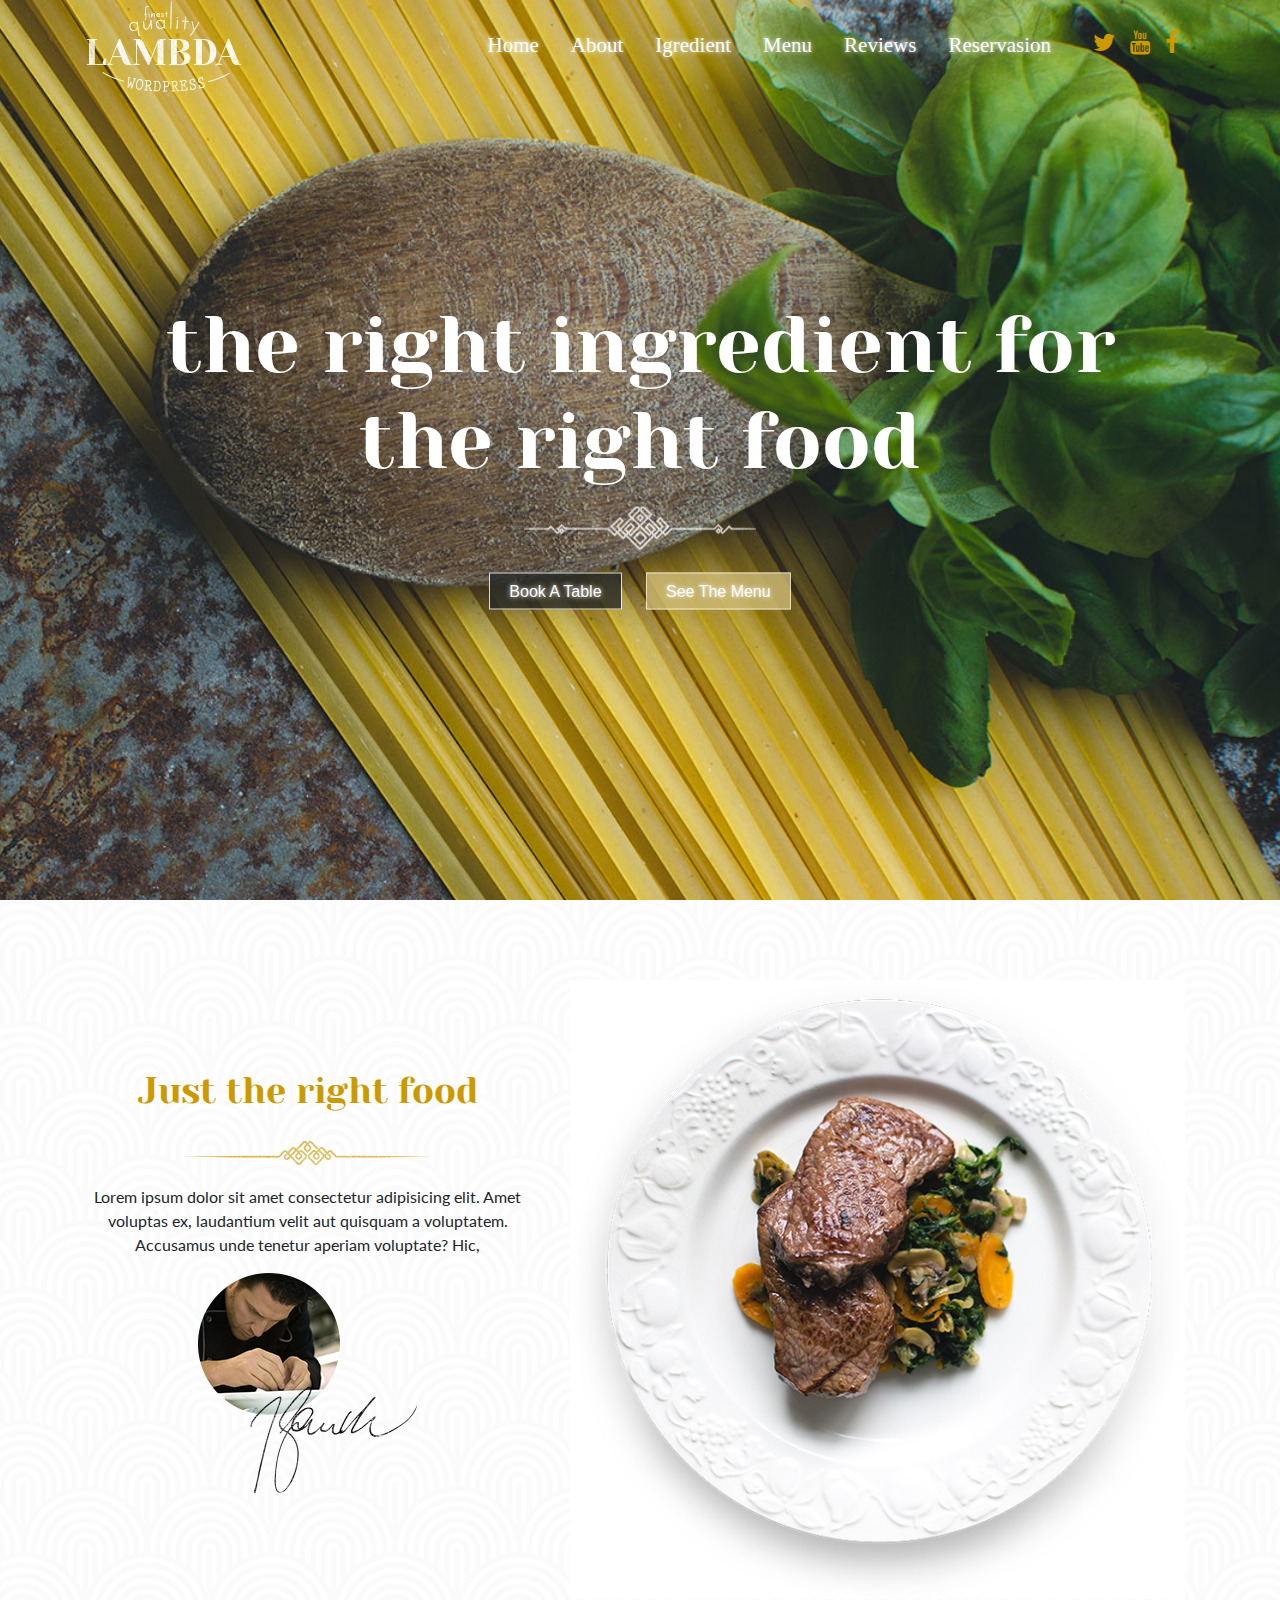
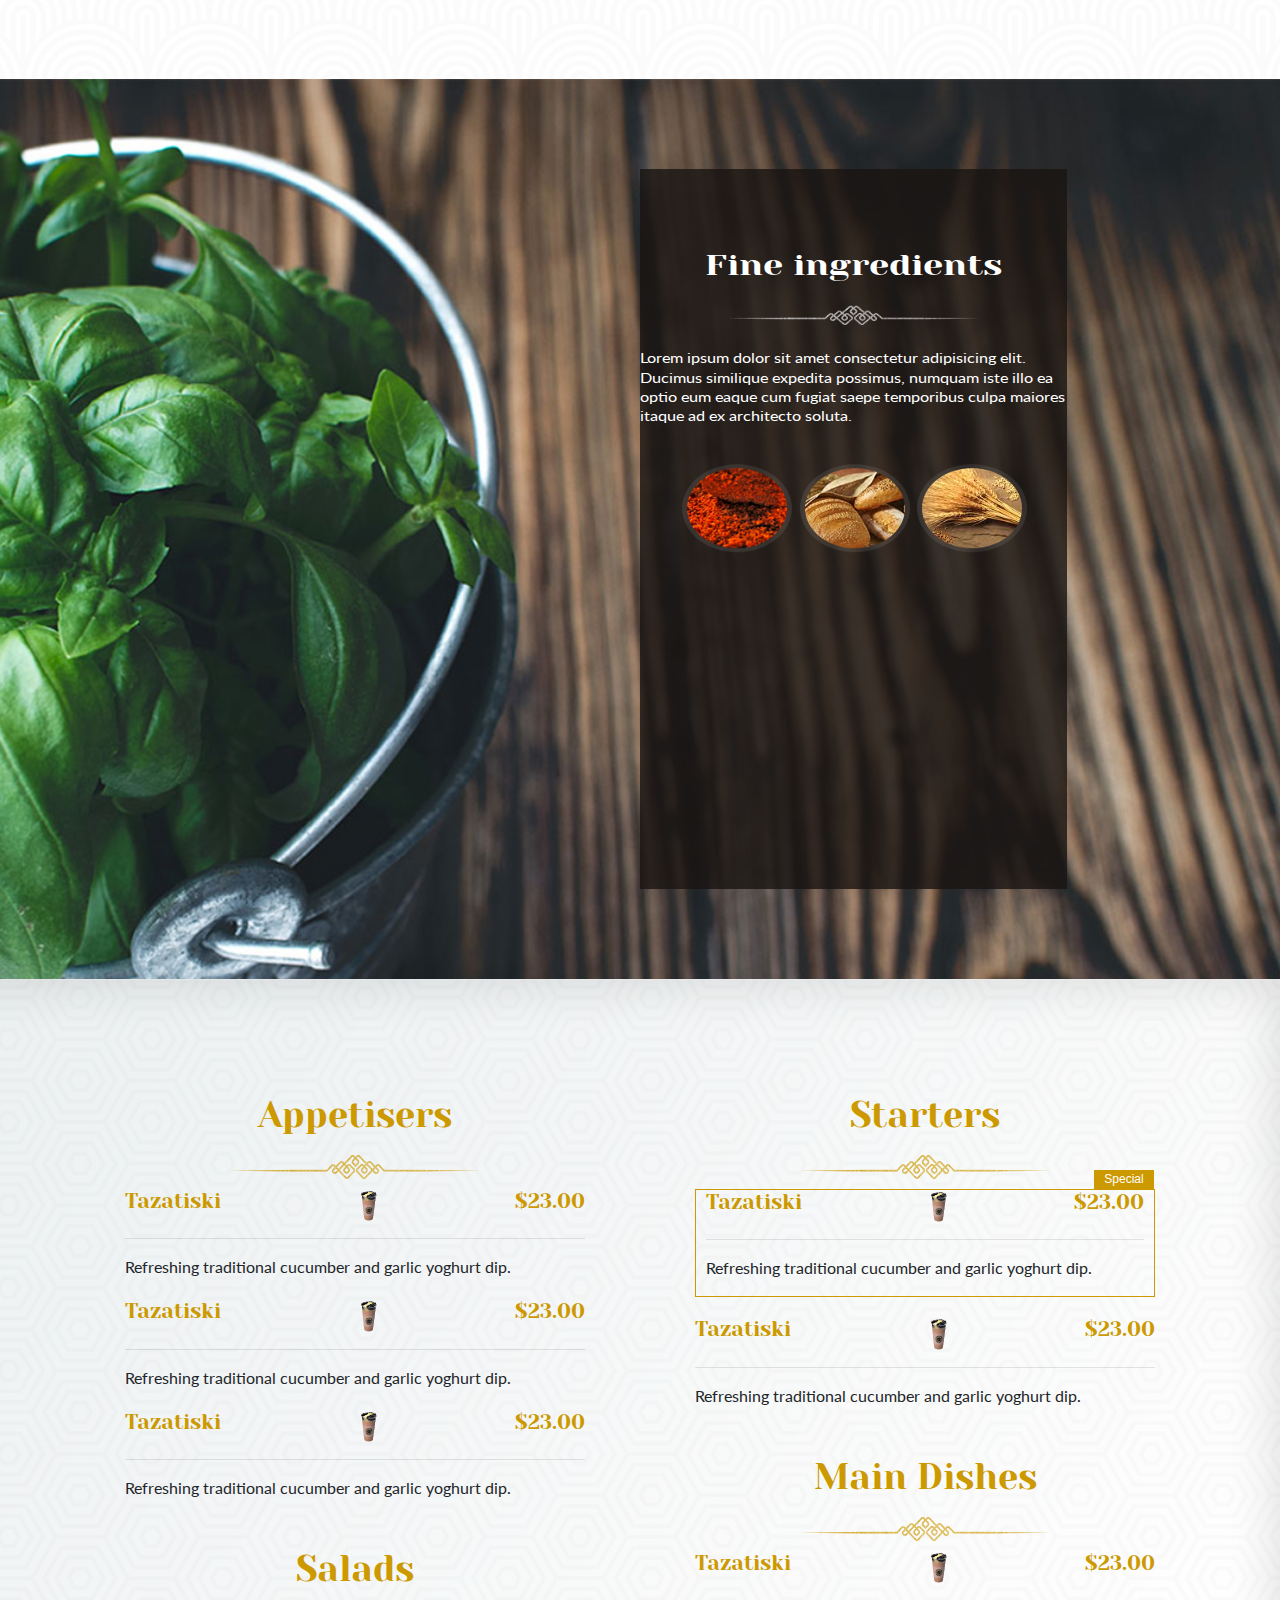
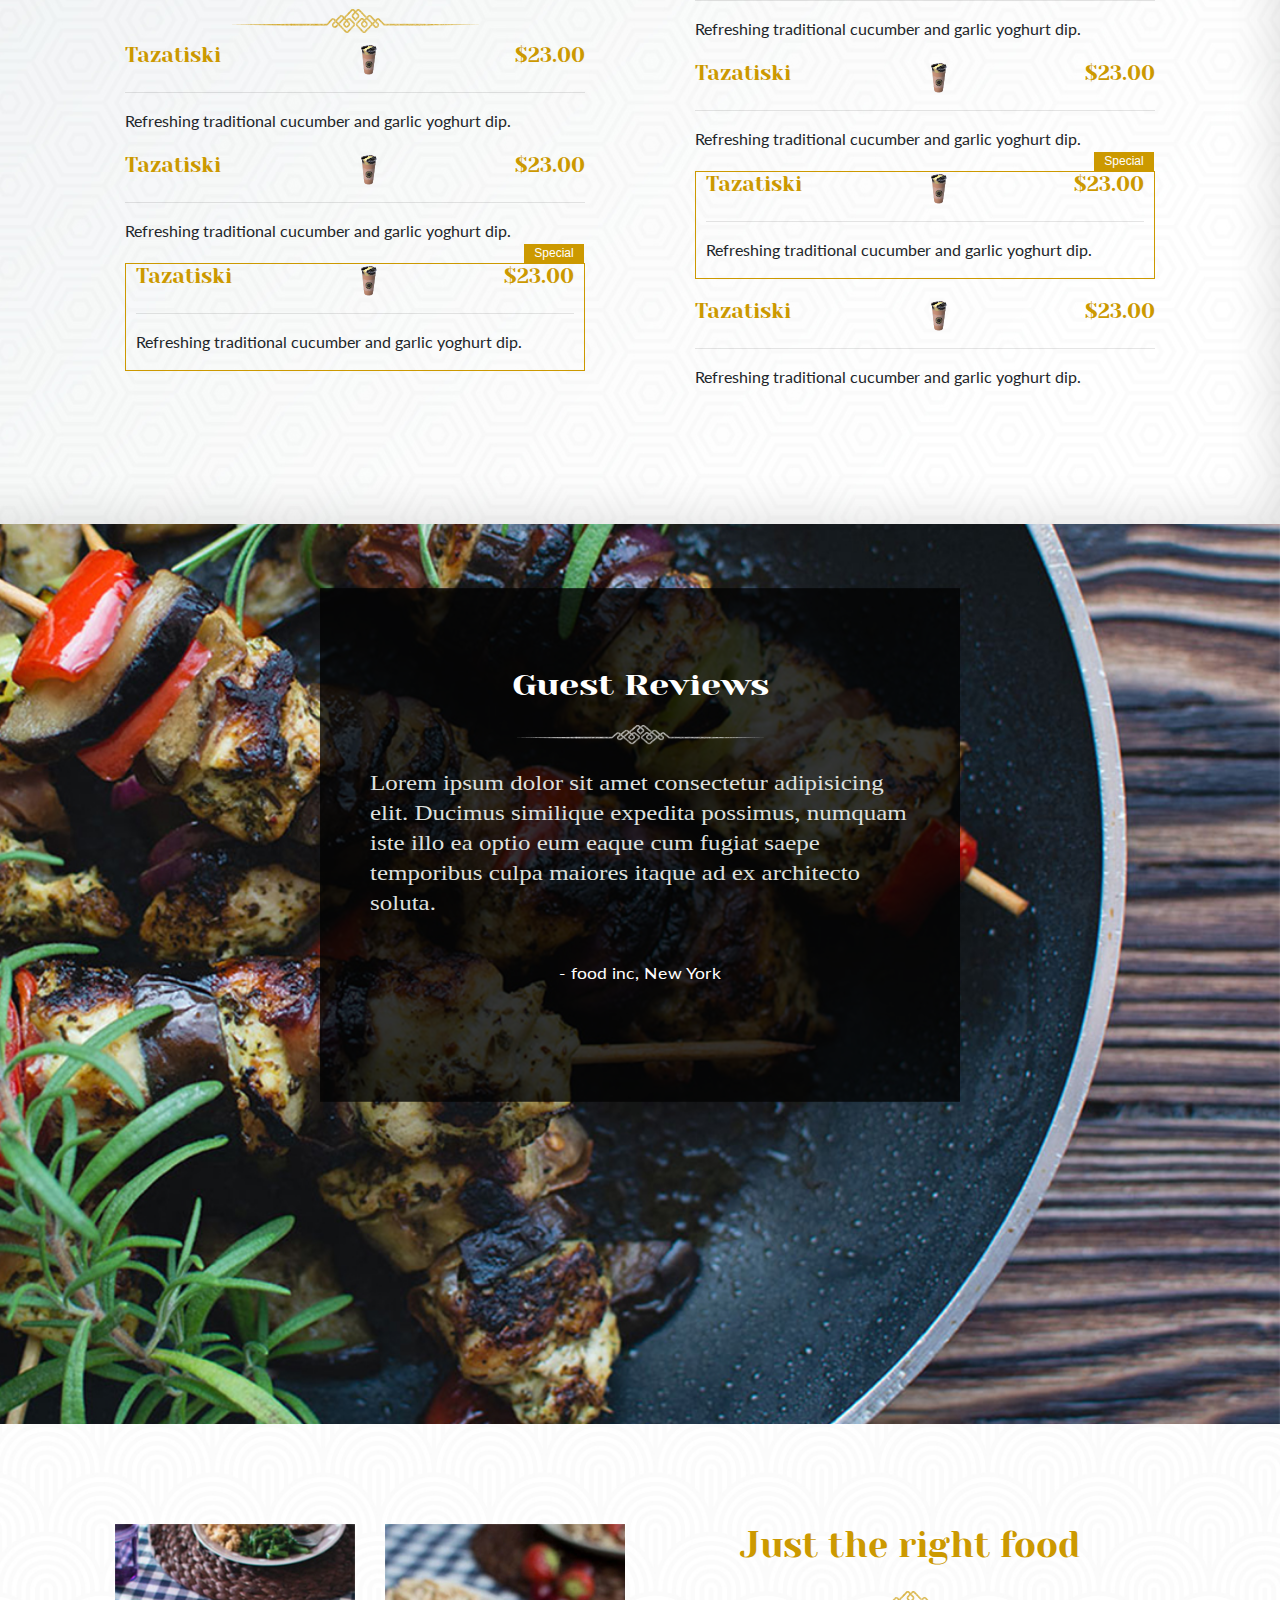
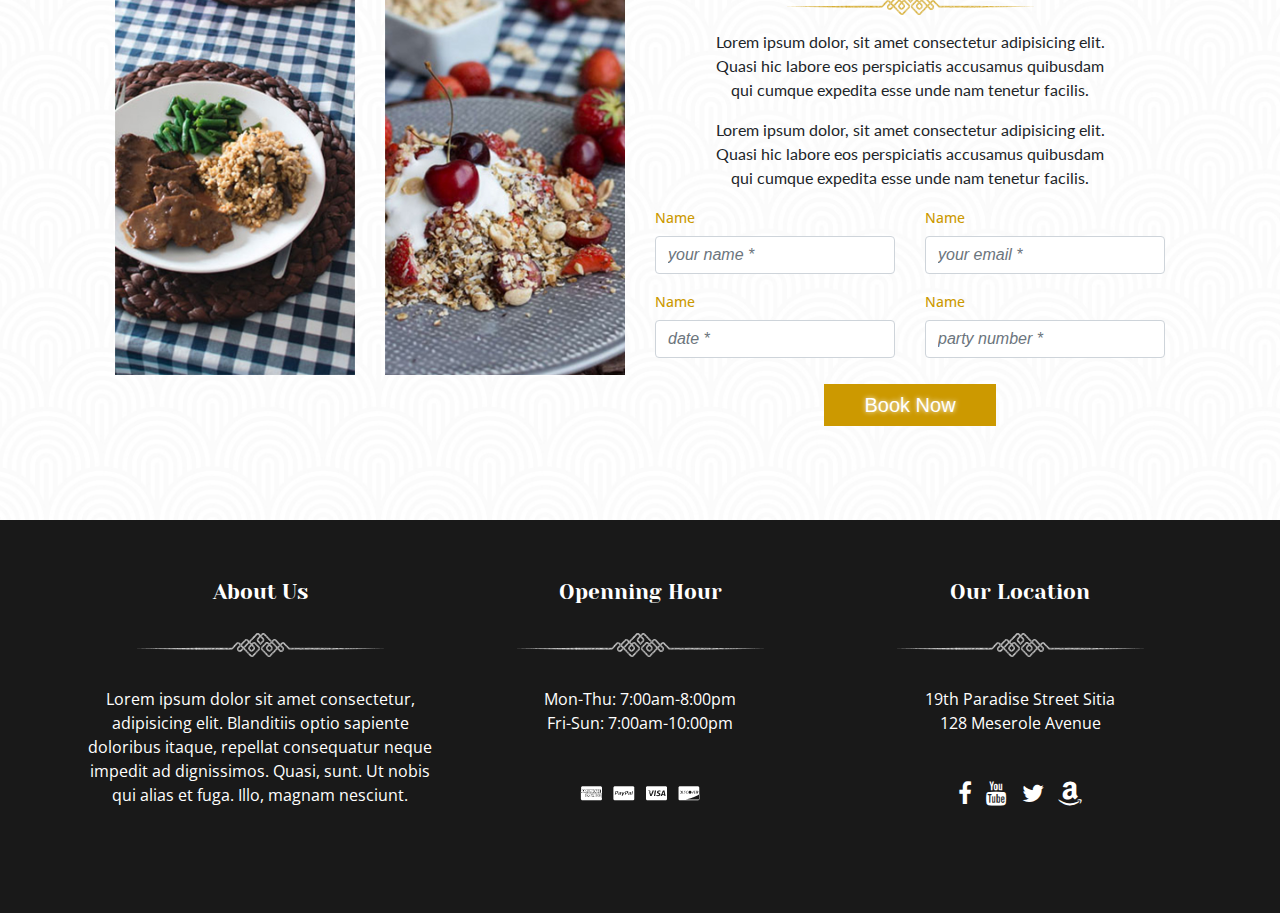
<file: index.html>
<!doctype html>
<html lang="en">
  <head>
    <title>Layout 2</title>
    <!-- Required meta tags -->
    <meta charset="utf-8">
    <meta name="viewport" content="width=device-width, initial-scale=1, shrink-to-fit=no">

    <!-- Bootstrap CSS -->
    <link href="https://fonts.googleapis.com/css?family=Gentium+Book+Basic|Lato|Open+Sans|Yeseva+One&display=swap" rel="stylesheet">
    <link rel="stylesheet" href="https://maxcdn.bootstrapcdn.com/font-awesome/4.7.0/css/font-awesome.min.css">
    <link rel="stylesheet" href="css/style.css">
    <link rel="stylesheet" href="css/responesive.css">
    <link rel="stylesheet" href="https://stackpath.bootstrapcdn.com/bootstrap/4.3.1/css/bootstrap.min.css" integrity="sha384-ggOyR0iXCbMQv3Xipma34MD+dH/1fQ784/j6cY/iJTQUOhcWr7x9JvoRxT2MZw1T" crossorigin="anonymous">
  </head>
  <body>
      <!-- header -->
    <header>
        <div class="header">
            <div class="container">
                <nav>
                    <div class="d-flex  justify-content-between navbar-expand-md">
                        <!-- flex-colum mb-3 align-items-center -->
                        <h5 class="my-0">
                            <img src="img/icon/logo_header.png" alt="">
                        </h5>
                        <button class="navbar-toggler d-lg-none" type="button" data-toggle="collapse" data-target="#collapsibleNavId" aria-controls="collapsibleNavId"
                            aria-expanded="false" aria-label="Toggle navigation">
                            <span class="fa fa-align-justify"></span>
                        </button>
                        <div class="collapse navbar-collapse" id="collapsibleNavId">
                            <ul class="navbar-nav ml-auto list-unstyled">
                                <!-- my-2 my-md-0 mr-md-3 -->
                                <li>
                                    <a href="#" class="nav-item px-3">Home</a>
                                </li>
                                <li>
                                    <a href="#" class="nav-item px-3">About</a>
                                </li>
                                <li>
                                    <a href="#" class="nav-item px-3">Igredient</a>
                                </li>
                                <li>
                                    <a href="#" class="nav-item px-3">Menu</a>
                                </li>
                                <li>
                                    <a href="#" class="nav-item px-3">Reviews</a>
                                </li>
                                <li>
                                    <a href="#" class="nav-item px-3">Reservasion</a>
                                </li>
                                <li  class="nav-item px-3">
                                    <i class="fa fa-twitter" aria-hidden="true"></i>
                                    <i class="fa fa-youtube" aria-hidden="true"></i>
                                    <i class="fa fa-facebook" aria-hidden="true"></i>
                                </li>
                            </ul>
                        </div>
                    </div>
                </nav>
                <div class="header__content">
                    <h1>the right ingredient for the right food</h1>
                    <img src="img/icon/logo1.png" alt="">
                    <div>
                        <a href="#">Book A Table</a>
                        <a href="#">See The Menu</a>
                    </div>
                </div>
            </div>
        </div>
    </header>
    <!-- Main -->
    <main>
        <div class="layer1">
            <div class="container">
                <div class="row">
                    <div class="col-12 col-md-5 col-sm-12">
                        <div class="layer1__left">
                            <div class="text-center">
                                <h1 class="title text_orange">Just the right food</h1>
                                <img src="img/icon/logo3.png" alt="" class="logo">
                                <p class="text">Lorem ipsum dolor sit amet consectetur adipisicing elit. Amet voluptas ex, laudantium velit aut quisquam a voluptatem. Accusamus unde tenetur aperiam voluptate? Hic, </p>
                                <img src="img/icon/logo2.png" alt="">
                            </div>
                        </div>
                    </div>
                    <div class="col-12 col-md-7 mobile">
                        <div class="layer1__right">
                            <img src="img/sanpham/box1.jpg" alt="">
                        </div>
                    </div>
                </div>
            </div>
        </div>
        <!-- Layer2 -->
        <div class="layer2">
            <div class="layer2__box">
                <div>
                    <h1 class="title text_white">Fine ingredients</h1>
                    <img src="img/icon/logo4.png" alt="" class ="icon">
                    <p class="text">Lorem ipsum dolor sit amet consectetur adipisicing elit. Ducimus similique expedita possimus, numquam iste illo ea optio eum eaque cum fugiat saepe temporibus culpa maiores itaque ad ex architecto soluta.</p>
                    <div class="img__Box">
                        <img src="img/icon/1.png" alt="">
                        <img src="img/icon/2.png" alt="">
                        <img src="img/icon/3.png" alt="">
                    </div>
                </div>
            </div>
        </div>
        <!-- End Layer2 -->
        <!-- Layer3 -->
        <div class="layer3">
            <div class="container">
                <div class="row">
                    <div class="col col-md-6">
                        <div class="text-center layer3--padding">
                            <!-- Muc Thu Nhat -->
                            <h1 class="title text_orange">Appetisers</h1>
                            <img src="img/icon/logo3.png" alt="" class="icon">
                            
                            <div>
                                <div class="d-flex justify-content-between">
                                    <h3 class="title_name">Tazatiski</h3>
                                    <img src="img/sanpham/2.png" alt="" class="product">
                                    <h3 class="title_price">$23.00</h3>
                                </div>
                                <hr>
                                <p class="text">Refreshing traditional cucumber and garlic yoghurt dip.</p>
                            </div>
                            <div>
                                <div class="d-flex justify-content-between">
                                    <h3 class="title_name">Tazatiski</h3>
                                    <img src="img/sanpham/2.png" alt="" class="product">
                                    <h3 class="title_price">$23.00</h3>
                                </div>
                                <hr>
                                <p class="text">Refreshing traditional cucumber and garlic yoghurt dip.</p>
                            </div>
                            <div>
                                <div class="d-flex justify-content-between">
                                    <h3 class="title_name">Tazatiski</h3>
                                    <img src="img/sanpham/2.png" alt="" class="product">
                                    <h3 class="title_price">$23.00</h3>
                                </div>
                                <hr>
                                <p class="text">Refreshing traditional cucumber and garlic yoghurt dip.</p>
                            </div>
                            <!-- Muc Thu 2 -->
                            <h1 class="title mt-5 text_orange">Salads</h1>
                            <img src="img/icon/logo3.png" alt="" class="icon">
                            
                            <div>
                                <div class="d-flex justify-content-between">
                                    <h3 class="title_name">Tazatiski</h3>
                                    <img src="img/sanpham/2.png" alt="" class="product">
                                    <h3 class="title_price">$23.00</h3>
                                </div>
                                <hr>
                                <p class="text">Refreshing traditional cucumber and garlic yoghurt dip.</p>
                            </div>
                            <div>
                                <div class="d-flex justify-content-between">
                                    <h3 class="title_name">Tazatiski</h3>
                                    <img src="img/sanpham/2.png" alt="" class="product">
                                    <h3 class="title_price">$23.00</h3>
                                </div>
                                <hr>
                                <p class="text">Refreshing traditional cucumber and garlic yoghurt dip.</p>
                            </div>
                            <div class="special">
                                <div class="d-flex justify-content-between">
                                    <h3 class="title_name">Tazatiski</h3>
                                    <img src="img/sanpham/2.png" alt="" class="product">
                                    <h3 class="title_price">$23.00</h3>
                                </div>
                                <hr>
                                <p class="text">Refreshing traditional cucumber and garlic yoghurt dip.</p>
                            </div>
                        </div>
                    </div>
                    <!-- Khoi Thu 2 -->
                    <div class="col col-md-6">
                        <div class="text-center layer3--padding">
                            <!-- Muc Thu Nhat -->
                            <h1 class="title text_orange">Starters</h1>
                            <img src="img/icon/logo3.png" alt="" class="icon">
                            
                            <div class="special">
                                <div class="d-flex justify-content-between">
                                    <h3 class="title_name">Tazatiski</h3>
                                    <img src="img/sanpham/2.png" alt="" class="product">
                                    <h3 class="title_price">$23.00</h3>
                                </div>
                                <hr>
                                <p class="text">Refreshing traditional cucumber and garlic yoghurt dip.</p>
                            </div>
                            <div>
                                <div class="d-flex justify-content-between">
                                    <h3 class="title_name">Tazatiski</h3>
                                    <img src="img/sanpham/2.png" alt="" class="product">
                                    <h3 class="title_price">$23.00</h3>
                                </div>
                                <hr>
                                <p class="text">Refreshing traditional cucumber and garlic yoghurt dip.</p>
                            </div>
                            <!-- Muc Thu 2 -->
                            <h1 class="title mt-5 text_orange">Main Dishes</h1>
                            <img src="img/icon/logo3.png" alt="" class="icon">
                            
                            <div>
                                <div class="d-flex justify-content-between">
                                    <h3 class="title_name">Tazatiski</h3>
                                    <img src="img/sanpham/2.png" alt="" class="product">
                                    <h3 class="title_price">$23.00</h3>
                                </div>
                                <hr>
                                <p class="text">Refreshing traditional cucumber and garlic yoghurt dip.</p>
                            </div>
                            <div>
                                <div class="d-flex justify-content-between">
                                    <h3 class="title_name">Tazatiski</h3>
                                    <img src="img/sanpham/2.png" alt="" class="product">
                                    <h3 class="title_price">$23.00</h3>
                                </div>
                                <hr>
                                <p class="text">Refreshing traditional cucumber and garlic yoghurt dip.</p>
                            </div>
                            <div  class="special">
                                <div class="d-flex justify-content-between">
                                    <h3 class="title_name">Tazatiski</h3>
                                    <img src="img/sanpham/2.png" alt="" class="product">
                                    <h3 class="title_price">$23.00</h3>
                                </div>
                                <hr>
                                <p class="text">Refreshing traditional cucumber and garlic yoghurt dip.</p>
                            </div>
                            <div>
                                <div class="d-flex justify-content-between">
                                    <h3 class="title_name">Tazatiski</h3>
                                    <img src="img/sanpham/2.png" alt="" class="product">
                                    <h3 class="title_price">$23.00</h3>
                                </div>
                                <hr>
                                <p class="text">Refreshing traditional cucumber and garlic yoghurt dip.</p>
                            </div>
                        </div>
                    </div>
                </div>
            </div>
        </div>
        <!-- Layer4 -->
        <div class="layer4">
            <div class="layer4__box">
                <div>
                    <h1 class="title text_white">Guest Reviews</h1>
                    <img src="img/icon/logo4.png" alt="" class ="icon">
                    <p class="text_big">Lorem ipsum dolor sit amet consectetur adipisicing elit. Ducimus similique expedita possimus, numquam iste illo ea optio eum eaque cum fugiat saepe temporibus culpa maiores itaque ad ex architecto soluta.</p>
                    <p class="text_small">- food inc, New York</p>
                </div>
            </div>
        </div>
        <!-- Layer5 -->
        <div class="layer5">
            <div class="container">
                <div class="row">
                    <div class="col col-lg-6 col-md-12">
                        <div class="row layer5__left ">
                            <div class="col col-md-6 col-sm-6">
                                
                                    <img src="img/sanpham/sp1.jpg" alt="">
                                
                            </div>
                            <div class="col col-md-6 col-sm-6">
                            
                                    <img src="img/sanpham/sp2.jpg" alt="">
                                
                            </div>
                        </div>
                    </div>
                    <div class="col col-lg-6 col-md-12">
                        <div class="layer5__right layer5--padding">
                            <div class="text-center">
                                <h1 class="title text_orange">Just the right food</h1>
                                <img src="img/icon/logo3.png" alt="" class="icon">
                                <p class="text">Lorem ipsum dolor, sit amet consectetur adipisicing elit. Quasi hic labore eos perspiciatis accusamus quibusdam qui cumque expedita esse unde nam tenetur facilis. </p>
                                <p class="text">Lorem ipsum dolor, sit amet consectetur adipisicing elit. Quasi hic labore eos perspiciatis accusamus quibusdam qui cumque expedita esse unde nam tenetur facilis.</p>
                            </div>
                        </div>
                        <div class="mx-auto">
                            <form>
                                <div class="row d-flex justify-content-around">
                                    <div class="col col-md-6 col-sm-12 ">
                                        <div class="form-group">
                                            <label>Name</label>
                                            <input type="text"
                                              class="form-control" name="" id="" aria-describedby="helpId" placeholder="your name *">
                                            
                                          </div>
                                    </div>
                                    <div class="col col-md-6 col-sm-12 ">
                                        <div class="form-group">
                                            <label for="">Name</label>
                                            <input type="text"
                                              class="form-control" name="" id="" aria-describedby="helpId" placeholder="your email *">
                                            
                                          </div>
                                    </div>
                                    <div class="col col-md-6 col-sm-12">
                                        <div class="form-group">
                                            <label for="">Name</label>
                                            <input type="text"
                                              class="form-control" name="" id="" aria-describedby="helpId" placeholder="date *">
                                            
                                          </div>
                                    </div>
                                    <div class="col col-md-6 col-sm-12 ">
                                        <div class="form-group">
                                            <label for="">Name</label>
                                            <input type="text"
                                              class="form-control" name="" id="" aria-describedby="helpId" placeholder="party number *">
                                            
                                          </div>
                                    </div>

                                    <div class="text-center align-seft-end mt-3">
                                        <a href="" class="btn__mid">Book Now</a>
                                    </div>

                                </div>
                            </form>
                        </div>
                    </div>
                </div>
            </div>
        </div>

    </main>
    <!-- Footer -->
    <footer>
        <div class="container">
            <div class="row ">
                <div class="col-md-4">
                    <div class="text-center">
                        <h3 class="title_name">About Us</h3>
                        <img src="img/icon/logo4.png" alt="" class="icon">
                        <p class="text">Lorem ipsum dolor sit amet consectetur, adipisicing elit. Blanditiis optio sapiente doloribus itaque, repellat consequatur neque impedit ad dignissimos. Quasi, sunt. Ut nobis qui alias et fuga. Illo, magnam nesciunt.</p>
                    </div>
                </div>
                <div class="col-md-4">
                    <div class="text-center">
                        <h3 class="title_name">Openning Hour</h3>
                        <img src="img/icon/logo4.png" alt="" class="icon">
                        <p class="text">Mon-Thu: 7:00am-8:00pm <br>Fri-Sun: 7:00am-10:00pm
                        </p>
                        <img src="img/icon/5.png" alt="">
                    </div>
                </div>
                <div class="col-md-4">
                    <div class="text-center">
                        <h3 class="title_name">Our Location</h3>
                        <img src="img/icon/logo4.png" alt="" class="icon">
                        <p class="text">19th Paradise Street Sitia
                          <br>  128 Meserole Avenue</p>
                        <div>
                            <i class="fa fa-facebook" aria-hidden="true"></i>
                            <i class="fa fa-youtube" aria-hidden="true"></i>
                            <i class="fa fa-twitter" aria-hidden="true"></i>
                            <i class="fa fa-amazon" aria-hidden="true"></i>
                        </div>
                    </div>
                </div>
            </div>
        </div>
    </footer>
    <!-- Optional JavaScript -->
    <!-- jQuery first, then Popper.js, then Bootstrap JS -->
    <script src="https://code.jquery.com/jquery-3.3.1.slim.min.js" integrity="sha384-q8i/X+965DzO0rT7abK41JStQIAqVgRVzpbzo5smXKp4YfRvH+8abtTE1Pi6jizo" crossorigin="anonymous"></script>
    <script src="https://cdnjs.cloudflare.com/ajax/libs/popper.js/1.14.7/umd/popper.min.js" integrity="sha384-UO2eT0CpHqdSJQ6hJty5KVphtPhzWj9WO1clHTMGa3JDZwrnQq4sF86dIHNDz0W1" crossorigin="anonymous"></script>
    <script src="https://stackpath.bootstrapcdn.com/bootstrap/4.3.1/js/bootstrap.min.js" integrity="sha384-JjSmVgyd0p3pXB1rRibZUAYoIIy6OrQ6VrjIEaFf/nJGzIxFDsf4x0xIM+B07jRM" crossorigin="anonymous"></script>
  </body>
</html>
</file>
<file: css/style.css>
* {
  margin: 0;
  padding: 0;
}

body {
  max-width: 100%;
  width: 100%;
  margin: 0 auto;
}
body a {
  text-decoration: none;
}
body h1.title {
  font-size: 36px;
  font-family: "Yeseva One", cursive;
}
body h1.text_white {
  color: #ffffff;
}
body h1.text_orange {
  color: #cc9900;
}
body p.text {
  font-family: "Lato", sans-serif;
}

.header {
  position: relative;
  max-width: 100%;
  min-height: 100vh;
  height: auto;
  background: url(./../img/sanpham/Bg.jpg);
  background-size: cover;
  background-position: 100% 100%;
  background-repeat: no-repeat;
}
.header a.nav-item {
  position: relative;
  font-size: 21px;
  color: #ffffff;
  font-weight: 500;
  font-style: bold;
  text-shadow: 0 0 5px #fff;
  font-family: "Gentium Book Basic", serif;
}
.header a.nav-item:before {
  content: "";
  position: absolute;
  top: 0;
  left: 0;
  width: 100%;
  height: 100%;
  background: linear-gradient(to top, transparent, transparent, red);
  opacity: 0;
  transition: 0.3s;
}
.header a.nav-item:focus {
  border-top: 2px solid #fff;
  padding-top: 20px;
  transition: 0.4s;
  color: lime;
}
.header a.nav-item:focus:before {
  opacity: 1;
  transition-delay: 0.3s;
}
.header i.fa {
  color: #cc9900;
  padding-left: 10px;
  font-size: 1.5em;
}
.header__content {
  position: absolute;
  top: 50%;
  left: 50%;
  width: 80%;
  margin: auto;
  transform: translate(-50%, -50%);
  text-align: center;
}
.header__content h1 {
  color: #ffffff;
  font-size: 5em;
  text-align: unset;
  word-wrap: break-word;
  font-family: "Yeseva One", cursive;
}
.header__content img {
  padding: 10px 0;
  margin-bottom: 20px;
}
.header__content div a {
  position: relative;
  padding: 10px 20px;
  color: #ffffff;
  font-weight: 500;
  margin: 10px;
  text-shadow: 0 0 5px #fff;
}
.header__content div a:nth-child(1):before, .header__content div a:nth-child(2):before {
  content: "";
  position: absolute;
  top: 0;
  left: 0;
  width: 100%;
  height: 100%;
  z-index: -1;
}
.header__content div a:nth-child(1):before {
  background: #262828;
  border: 1px solid #fff;
  opacity: 0.8;
}
.header__content div a:nth-child(2):before {
  background: #cebb76;
  border: 1px solid #fff;
  opacity: 0.8;
}

.layer1 {
  width: 100%;
  background: url(./../img/sanpham/bg1.jpg) no-repeat;
  background-size: cover;
  background-position: 100% 100%;
  padding: 70px 0;
}
.layer1__left {
  padding-top: 100px;
}
.layer1__left .title {
  font-size: 36px;
  color: #cc9900;
}
.layer1__left img.logo {
  margin: 20px 0;
}
.layer1__right {
  width: 100%;
  height: 100%;
  padding: 10px;
}
.layer1__right img {
  width: 100%;
  height: 100%;
  background-size: cover;
  background-position: 100% 100%;
}

.layer2 {
  position: relative;
  width: 100%;
  min-height: 100vh;
  background: url(./../img/sanpham/bg2.jpg);
  background-size: cover;
  background-position: 100% 100%;
}
.layer2__box {
  position: absolute;
  top: 0;
  left: 50%;
  width: 33.33%;
  height: 100%;
  text-align: center;
  transform: scaleY(0.8);
}
.layer2__box > div {
  padding: 100px 0;
}
.layer2__box > div img.icon {
  padding: 20px;
}
.layer2__box > div p.text {
  font-size: 16px;
  color: #ffffff;
  padding-top: 10px;
  padding-bottom: 30px;
  text-align: left;
}
.layer2__box::before {
  content: "";
  position: absolute;
  top: 0;
  left: 0;
  width: 100%;
  height: 100%;
  background: #191411;
  z-index: -1;
  opacity: 0.8;
}

.layer3 {
  padding: 75px 0;
  width: 100%;
  background: url(./../img/sanpham/bg6.jpg);
  background-size: cover;
  background-position: 100% 100%;
}
.layer3--padding {
  padding: 40px;
}
.layer3--padding img.icon {
  padding: 10px 0;
}
.layer3--padding > div {
  margin-bottom: 20px;
}
.layer3--padding h3.title_name, .layer3--padding h3.title_price {
  font-size: 21px;
  font-family: "Yeseva One", cursive;
  color: #cc9900;
}
.layer3--padding img.product {
  width: 30px;
}
.layer3--padding p.text {
  font-size: 16px;
  text-align: left;
}
.layer3--padding .special {
  border: 1px solid #cc9900;
  padding: 0 10px;
  position: relative;
}
.layer3--padding .special:before {
  content: "Special";
  position: absolute;
  top: -20px;
  right: 0;
  width: 60px;
  height: 20px;
  background: #cc9900;
  text-align: center;
  font-size: 12px;
  color: #ffffff;
}

.layer4 {
  position: relative;
  width: 100%;
  min-height: 100vh;
  background: url(./../img/sanpham/bg7.jpg) no-repeat;
  background-size: cover;
  background-position: 100% 100%;
}
.layer4__box {
  padding: 100px 0;
  width: 50%;
  height: 100%;
  margin: auto;
  text-align: center;
  transform: scaleY(0.8);
}
.layer4__box > div {
  padding: 0 50px;
}
.layer4__box > div img.icon {
  padding: 20px;
}
.layer4__box > div p.text_big {
  font-size: 25px;
  font-family: "Gentium Book Basic", serif;
  color: #dde0df;
  padding-top: 10px;
  padding-bottom: 30px;
  text-align: left;
}
.layer4__box > div p.text_small {
  font-size: 18px;
  color: #ffffff;
  padding-top: 10px;
  padding-bottom: 30px;
  font-family: "Lato", sans-serif;
}
.layer4__box::before {
  content: "";
  position: absolute;
  top: 0;
  left: 0;
  width: 100%;
  height: 100%;
  background: #020202;
  z-index: -1;
  opacity: 0.8;
}

.layer5 {
  padding: 100px;
  background: url(./../img/sanpham/bg1.jpg) no-repeat;
  background-size: cover;
  background-position: 100% 100%;
}
.layer5__left {
  margin: 0 auto;
}
.layer5__left img {
  width: 100%;
  height: 100%;
  background-size: cover;
  background-position: 100% 100%;
}
.layer5__right {
  padding: 0 50px;
}
.layer5__right img.icon {
  padding: 15px;
}
.layer5__right p.text {
  font-size: 16px;
}
.layer5 .btn__mid {
  padding: 10px 40px;
  background: #cc9900;
  color: #ffffff;
  font-size: 20px;
  text-shadow: 0 0 5px #fff;
}
.layer5 input {
  font-style: italic;
}
.layer5 label {
  font-size: 14px;
  font-family: "Open Sans", sans-serif;
  color: #cc9900;
  font-weight: 500;
}

footer {
  background: #191919;
  padding: 60px 0;
}
footer h3.title_name {
  font-size: 21px;
  font-family: "Yeseva One", cursive;
  color: #ffffff;
}
footer img.icon {
  padding: 20px;
}
footer p.text {
  font-size: 16px;
  color: #ffffff;
  padding-top: 10px;
  padding-bottom: 30px;
  font-family: "Open Sans", sans-serif;
}
footer i.fa {
  color: #ffffff;
  font-size: 1.5em;
  padding: 0 5px;
}

/*# sourceMappingURL=style.css.map */
</file>
<file: css/responesive.css>
/* Mobile */
@media (max-width:765px)
{
    /* .layer5_left
    {
        padding-left:0 ;
        padding-right:0 ;
    } */
    /* .so-gutter
    {
        padding-left: 5px;
        padding-right: 5px;
    } */
    .header__content h1
    {
        font-size: 3em;
    }
    .header__content >div a
    {
        display: block;
    }
    .layer2__box
    {
        width: 100%;
        height: 100%;
        left:0;
    }
    .layer4__box
    {
        width: 100%;
    }
    .mobile
    {
        width: 100%;
        height: 100%;
    }
    .layer5__right
    {
        display: flex;
        justify-content: center;
    }
}

/* Tablet */
@media (min-width:768px) and (max-width:1023px)
{
    .layer2__box
    {
        width: 100%;
        left:0;
    }
}

/* PC */
@media (min-width:1024px)
{
    
}
</file>
